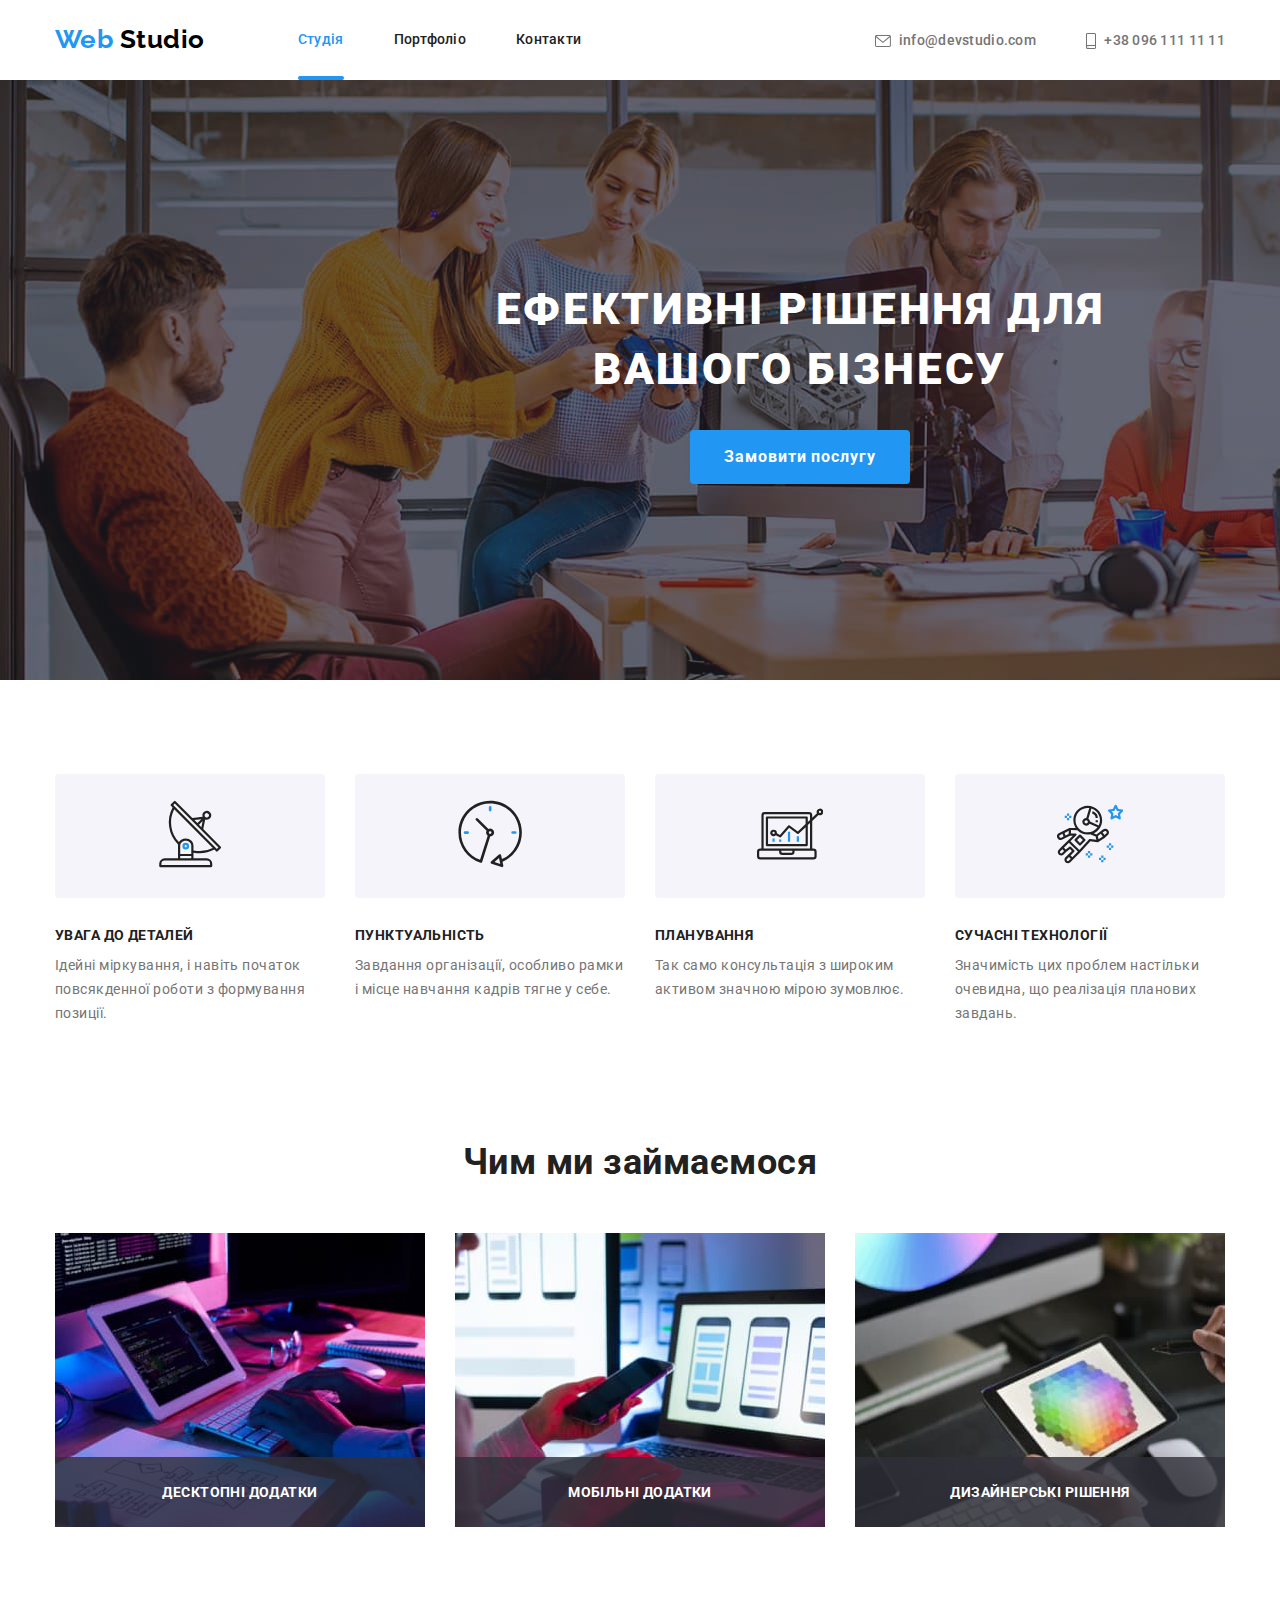
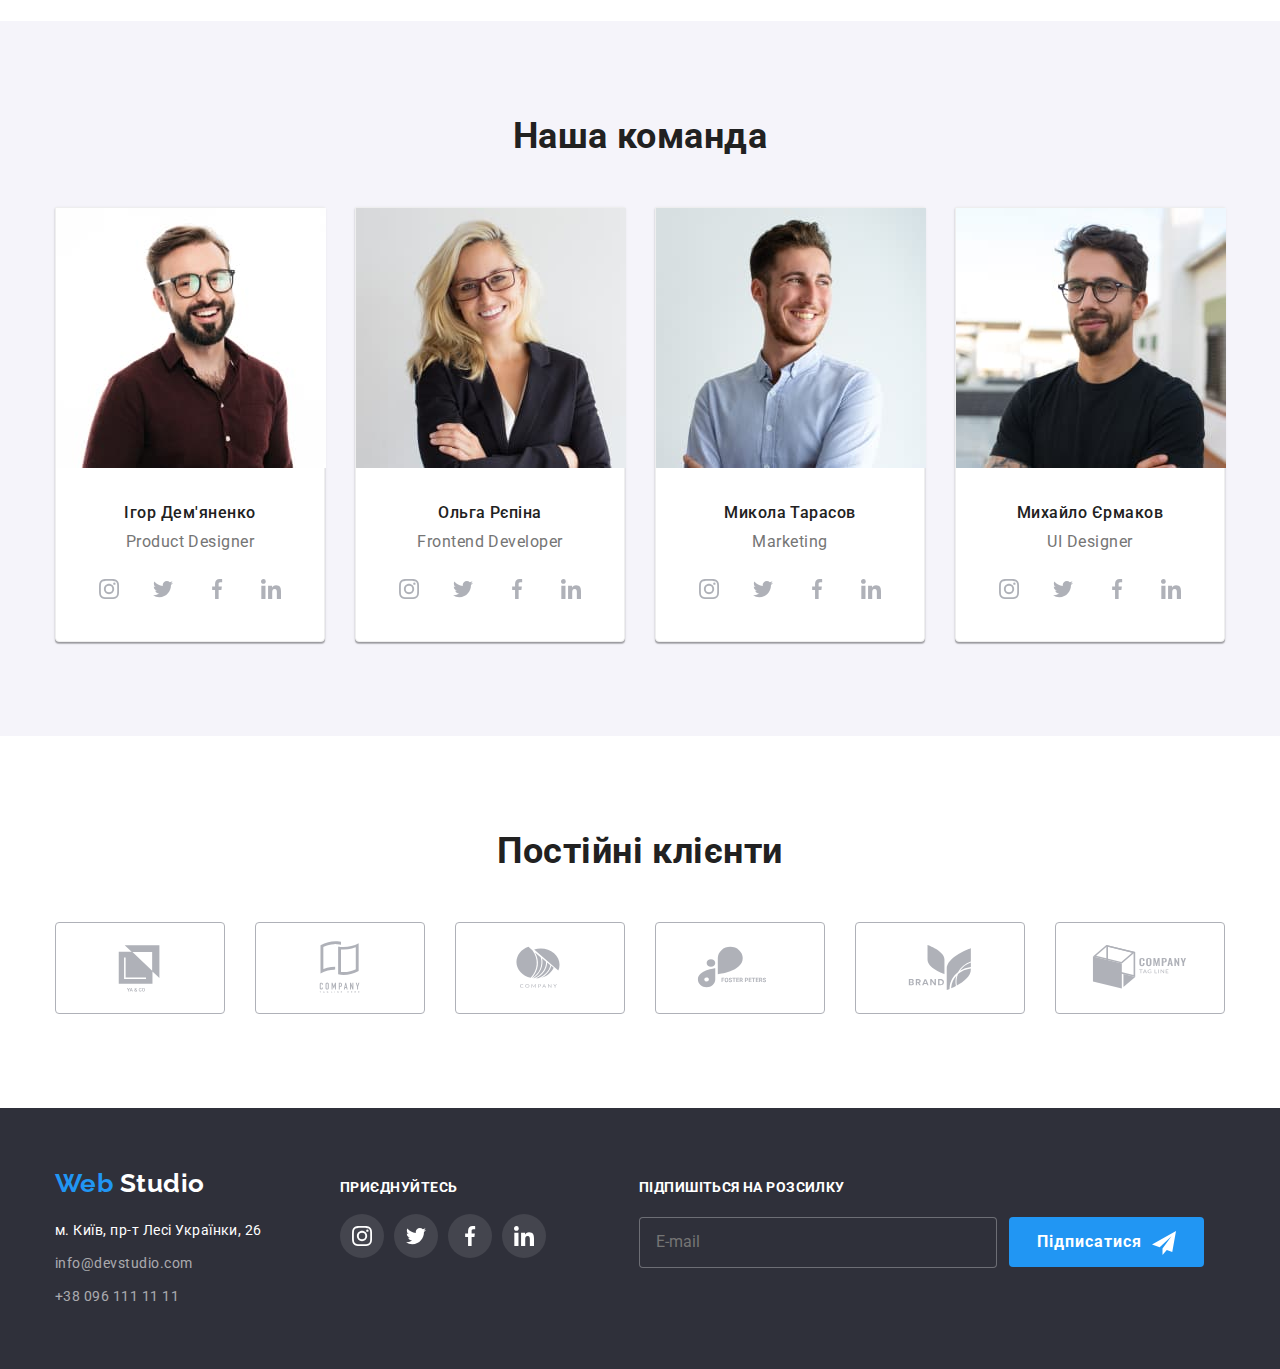
<file: index.html>
<!DOCTYPE html>
<html lang="uk">
	<head>
		<meta charset="UTF-8" />
		<meta http-equiv="X-UA-Compatible" content="IE=edge" />
		<meta name="viewport" content="width=device-width, initial-scale=1.0" />
		<link rel="preconnect" href="https://fonts.googleapis.com" />
		<link rel="preconnect" href="https://fonts.gstatic.com" crossorigin />
		<link
			href="https://fonts.googleapis.com/css2?family=Raleway:wght@700&family=Roboto:wght@400;500;700;900&display=swap"
			rel="stylesheet"
		/>
		<link
			rel="stylesheet"
			href="https://cdnjs.cloudflare.com/ajax/libs/modern-normalize/1.1.0/modern-normalize.min.css"
		/>
		<link rel="stylesheet" href="css/main.min.css" />
		<title>Web Studio Site</title>
	</head>

	<body>
		<header class="page-header">
			<div class="container container--position">
				<nav class="nav">
					<ul class="nav__list">
						<li class="nav__item">
							<a href="./index.html" class="logo">
								<span class="logo__design">Web</span>
								Studio
							</a>
						</li>
						<li class="nav__item"><a href="./index.html" class="nav__link nav__link--current">Студія</a></li>
						<li class="nav__item"><a href="./portfolio.html" class="nav__link">Портфоліо</a></li>
						<li class="nav__item"><a href="" class="nav__link">Контакти</a></li>
					</ul>
				</nav>

				<ul class="contacts">
					<li class="contacts__item">
						<a href="mailto:info@devstudio.com" class="contacts__link">
							<svg class=" contacts__icon" width="16px" height="12px">
								<use href="./images/symbol-defs.svg#icon-envelope" width="16px" heigth="12px"></use>
							</svg>
							info@devstudio.com
						</a>
					</li>
					<li class="contacts__item">
						<a href="tel:+380961111111" class="contacts__link">
							<svg class="contacts__icon" width="10px" height="16px">
								<use href="./images/symbol-defs.svg#icon-smartphone" width="10px" heigth="16px"></use>
							</svg>
							+38 096 111 11 11
						</a>
					</li>
				</ul>
			</div>
		</header>
		<main>
			<section class="hero">
				<h1 class="hero__title">
					Ефективні рішення для
					<br />
					вашого бізнесу
				</h1>
				<button type="button" class="button" data-modal-open>Замовити послугу</button>
				<div class="backdrop is-hidden" data-modal>
					<div class="modal"><button type="button" class="modal__close" data-modal-close><svg class="close-icon" width="30px" height="30px"><use href="./images/symbol-defs.svg#icon-close"></use></svg></button>
					<form name="order-service" autocomplete="off" class="form">
						<b class="form__title">Залиште свої дані, ми вам передзвонимо</b>
							<label class="form__label">
								<span class="label__name">Ім'я</span>
								<div class="form__container">
									<input type="text" name="name" class="form__input" />
									<svg class="form__icon" width="18px" height="18px"><use href="./images/symbol-defs.svg#icon-person" ></use></svg>
								</div>
							</label>
							<label class="form__label">
								<span class="label__name">Телефон</span>
								<div class="form__container">
								<input type="tel" name="phone-number" class="form__input" />
								<svg class="form__icon" width="18px" height="18px"><use href="./images/symbol-defs.svg#icon-phone" ></use></svg>
								</div>
							</label>
							<label class="form__label">
								<span class="label__name">Пошта</span>
								<div class="form__container">
								<input type="email" name="email" class="form__input" />
								<svg class="form__icon" width="18px" height="18px"><use href="./images/symbol-defs.svg#icon-email"></use></svg>
								</div>
							</label>
						<label class="form__label">
							<span class="label__name">Коментар</span>
							<textarea name="coment" rows="10" placeholder="Введіть текст" class="form__coment"></textarea>
						</label>
						<label class="form__terms">
							<input type="checkbox" name="checkbox" value="is-agree" class="form__checkbox">
							<span class="form__check-mark"></span>
							<span class="form__agreement">Погоджуюся з розсилкою та приймаю <a href="" class="form__contract"> Умови договору</a></span>
						</label>
						<button type="submit" class="form__sumbit">Відправити</button>
					</form>
					</div>
				</div>
			</section>

			<section class="section section--bottom-padding">
				<h2 class="section__title visually-hiden">Наші переваги</h2>
				<ul class="preference">
					<li class="preference__item">
						<div class="preference__iconbox" height="120px">
							<svg class="preference__icon" width="66.32" height="70px">
								<use href="./images/symbol-defs.svg#icon-antenna"></use>
							</svg>
						</div>
						<h3 class="preference__title">УВАГА ДО ДЕТАЛЕЙ</h3>
						<p class="preference__text">Ідейні міркування, і навіть початок повсякденної роботи з формування позиції.</p>
					</li>
					<li class="preference__item">
						<div class="preference__iconbox" height="120px">
							<svg class="preference__icon" width="66.32" height="70px">
								<use href="./images/symbol-defs.svg#icon-clock"></use>
							</svg>
						</div>
						<h3 class="preference__title">ПУНКТУАЛЬНІСТЬ</h3>
						<p class="preference__text">Завдання організації, особливо рамки і місце навчання кадрів тягне у себе.</p>
					</li>
					<li class="preference__item">
						<div class="preference__iconbox" height="120px">
							<svg class="preference__icon" width="66.32" height="70px">
								<use href="./images/symbol-defs.svg#icon-diagram"></use>
							</svg>
						</div>
						<h3 class="preference__title">ПЛАНУВАННЯ</h3>
						<p class="preference__text">Так само консультація з широким активом значною мірою зумовлює.</p>
					</li>
					<li class="preference__item">
						<div class="preference__iconbox" height="120px">
							<svg class="preference__icon" width="66.32" height="70px">
								<use href="./images/symbol-defs.svg#icon-astronaut"></use>
							</svg>
						</div>
						<h3 class="preference__title">СУЧАСНІ ТЕХНОЛОГІЇ</h3>
						<p class="preference__text">Значимість цих проблем настільки очевидна, що реалізація планових завдань.</p>
					</li>
				</ul>
			</section>
			<section class="section section--padding-top">
				<div class="container">
				<h2 class="section__title">Чим ми займаємося</h2>
				<ul class="workfield">
					<li class="workfield__item"><img src="./images/img1.jpg" alt="а" width="370" />
					<div class="workfield__descr"><h3 class="workfield__text">Десктопні додатки</h3></div>
					</li>
					<li class="workfield__item"><img src="./images/img2.jpg" alt="а" width="370" />
					<div class="workfield__descr"><h3 class="workfield__text">Мобільні додатки</h3></div>
				</li>
					<li class="workfield__item"><img src="./images/img3.jpg" alt="а" width="370" />
					<div class="workfield__descr"><h3 class="workfield__text">Дизайнерські рішення</h3></div>
				</li>
				</ul>
				</div>
			</section>
			<section class="section section--color">
				<div class="container">
					<h2 class="section__title">Наша команда</h2>
					<ul class="team__list">
						<li class="team__item">
							<img src="./images/team-img1.jpg" alt="фото Ігор Дем'яненко" width="270" />
							<div class="team__descr">
							<h3 class="team__person">Ігор Дем'яненко</h3>
							<p lang="en" class="team__position">Product Designer</p>
							<ul class="networks__list">
								<li class="networks__item">
									<a href="" class="networks__link">
										<svg class="networks__icon" width="20px" height="20px">
											<use href="./images/symbol-defs.svg#icon-instagram"></use>
										</svg>
									</a>
								</li>
								<li class="networks__item">
									<a href="" class="networks__link">
										<svg class="networks__icon" width="20px" height="20px">
											<use href="./images/symbol-defs.svg#icon-twitter"></use>
										</svg>
									</a>
								</li>
								<li class="networks__item">
									<a href="" class="networks__link">
										<svg class="networks__icon" width="20px" height="20px">
											<use href="./images/symbol-defs.svg#icon-facebook"></use>
										</svg>
									</a>
								</li>
								<li class="networks__item">
									<a href="" class="networks__link">
										<svg class="networks__icon" width="20px" height="20px">
											<use href="./images/symbol-defs.svg#icon-linkedin"></use>
										</svg>
									</a>
								</li>
							</ul>
							</div>
						</li>
						<li class="team__item">
							<img src="./images/team-img2.jpg" alt="фото Ольга Рєпіна" width="270" />
							<div class="team__descr">
							<h3 class="team__person">Ольга Рєпіна</h3>
							<p lang="en" class="team__position">Frontend Developer</p>
							<ul class="networks__list">
								<li class="networks__item">
									<a href="" class="networks__link">
										<svg class="networks__icon" width="20px" height="20px">
											<use href="./images/symbol-defs.svg#icon-instagram"></use>
										</svg>
									</a>
								</li>
								<li class="networks__item">
									<a href="" class="networks__link">
										<svg class="networks__icon" width="20px" height="20px">
											<use href="./images/symbol-defs.svg#icon-twitter"></use>
										</svg>
									</a>
								</li>
								<li class="networks__item">
									<a href="" class="networks__link">
										<svg class="networks__icon" width="20px" height="20px">
											<use href="./images/symbol-defs.svg#icon-facebook"></use>
										</svg>
									</a>
								</li>
								<li class="networks__item">
									<a href="" class="networks__link">
										<svg class="networks__icon" width="20px" height="20px">
											<use href="./images/symbol-defs.svg#icon-linkedin"></use>
										</svg>
									</a>
								</li>
							</ul>
							</div>
						</li>
						<li class="team__item">
							<img src="./images/team-img3.jpg" alt="фото Микола Тарасов" width="270" />
							<div class="team__descr">
							<h3 class="team__person">Микола Тарасов</h3>
							<p lang="en" class="team__position">Marketing</p>
							<ul class="networks__list">
								<li class="networks__item">
									<a href="" class="networks__link">
										<svg class="networks__icon" width="20px" height="20px">
											<use href="./images/symbol-defs.svg#icon-instagram"></use>
										</svg>
									</a>
								</li>
								<li class="networks__item">
									<a href="" class="networks__link">
										<svg class="networks__icon" width="20px" height="20px">
											<use href="./images/symbol-defs.svg#icon-twitter"></use>
										</svg>
									</a>
								</li>
								<li class="networks__item">
									<a href="" class="networks__link">
										<svg class="networks__icon" width="20px" height="20px">
											<use href="./images/symbol-defs.svg#icon-facebook"></use>
										</svg>
									</a>
								</li>
								<li class="networks__item">
									<a href="" class="networks__link">
										<svg class="networks__icon" width="20px" height="20px">
											<use href="./images/symbol-defs.svg#icon-linkedin"></use>
										</svg>
									</a>
								</li>
							</ul>
							</div>
						</li>
						<li class="team__item">
							<img src="./images/team-img4.jpg" alt="фото Михайло Єрмаков" width="270" />
							<div class="team__descr">
							<h3 class="team__person">Михайло Єрмаков</h3>
							<p lang="en" class="team__position">UI Designer</p>
							<ul class="networks__list">
								<li class="networks__item">
									<a href="" class="networks__link">
										<svg class="networks__icon" width="20px" height="20px">
											<use href="./images/symbol-defs.svg#icon-instagram"></use>
										</svg>
									</a>
								</li>
								<li class="networks__item">
									<a href="" class="networks__link">
										<svg class="networks__icon" width="20px" height="20px">
											<use href="./images/symbol-defs.svg#icon-twitter"></use>
										</svg>
									</a>
								</li>
								<li class="networks__item">
									<a href="" class="networks__link">
										<svg class="networks__icon" width="20px" height="20px">
											<use href="./images/symbol-defs.svg#icon-facebook"></use>
										</svg>
									</a>
								</li>
								<li class="networks__item">
									<a href="" class="networks__link">
										<svg class="networks__icon" width="20px" height="20px">
											<use href="./images/symbol-defs.svg#icon-linkedin"></use>
										</svg>
									</a>
								</li>
							</ul>
							</div>
						</li>
					</ul>
				</div>
			</section>
			<section class="section">
				<h2 class="section__title">Постійні клієнти</h2>
				<ul class="clients__list">
					<li class="clients__item">
						<a href="" class="clients__link">
							<svg width="106px" height="60px"><use href="./images/symbol-defs.svg#icon-company1"></use></svg>
						</a>
					</li>
					<li class="clients__item">
						<a href="" class="clients__link">
							<svg width="106px" height="60px"><use href="./images/symbol-defs.svg#icon-company2"></use></svg>
						</a>
					</li>
					<li class="clients__item">
						<a href="" class="clients__link">
							<svg width="106px" height="60px"><use href="./images/symbol-defs.svg#icon-company3"></use></svg>
						</a>
					</li>
					<li class="clients__item">
						<a href="" class="clients__link">
							<svg width="106px" height="60px"><use href="./images/symbol-defs.svg#icon-company4"></use></svg>
						</a>
					</li>
					<li class="clients__item">
						<a href="" class="clients__link">
							<svg width="106px" height="60px"><use href="./images/symbol-defs.svg#icon-company5"></use></svg>
						</a>
					</li>
					<li class="clients__item">
						<a href="" class="clients__link">
							<svg width="106px" height="60px"><use href="./images/symbol-defs.svg#icon-company6"></use></svg>
						</a>
					</li>
				</ul>
			</section>
		</main>
		<footer class="page-footer">
			<div class="page-footer__block">
				<div class="address__container">
					<a href="./index.html" class="logo logo--color">
						<span class="logo__design">Web</span>
						Studio
					</a>
					<address class="address">
						<p class="address__street">м. Київ, пр-т Лесі Українки, 26</p>
						<ul class="address__list">
							<li class="address__item"><a href="mailto:info@devstudio.com" class="contacts contacts--style">info@devstudio.com</a></li>
							<li class="address__item"><a href="tel:+380961111111" class="contacts contacts--style">+38 096 111 11 11</a></li>
						</ul>
					</address>
				</div>
				<div class="page-footer__networks">
					<h4 class="networks__title">Приєднуйтесь</h4>
					<ul class="networks__list">
								<li class="networks__item">
									<a href="" class="networks__link networks__link--color">
										<svg class="networks__icon" width="20px" height="20px">
											<use href="./images/symbol-defs.svg#icon-instagram"></use>
										</svg>
									</a>
								</li>
								<li class="networks__item">
									<a href="" class="networks__link networks__link--color">
										<svg class="networks__icon" width="20px" height="20px">
											<use href="./images/symbol-defs.svg#icon-twitter"></use>
										</svg>
									</a>
								</li>
								<li class="networks__item">
									<a href="" class="networks__link networks__link--color">
										<svg class="networks__icon" width="20px" height="20px">
											<use href="./images/symbol-defs.svg#icon-facebook"></use>
										</svg>
									</a>
								</li>
								<li class="networks__item">
									<a href="" class="networks__link networks__link--color">
										<svg class="networks__icon" width="20px" height="20px">
											<use href="./images/symbol-defs.svg#icon-linkedin"></use>
										</svg>
									</a>
								</li>
							</ul>
						</li>
					</ul>
				</div>
				<div class="page-footer__subscribe">
					<b class="subscribe__title">Підпишіться на розсилку</b>
					<form class="subscribe__form" autocomplete="off">
						<label class="subscribe__label">
							<input type="email" name="email" class="subscribe__input" placeholder="E-mail">
						</label>
						<button type="submit" class="button button--size">Підписатися</button>
					</form>
				</div>
			</div>
		</footer>
		<script src="./JS/modal.js"></script>
	</body>
</html>
</file>
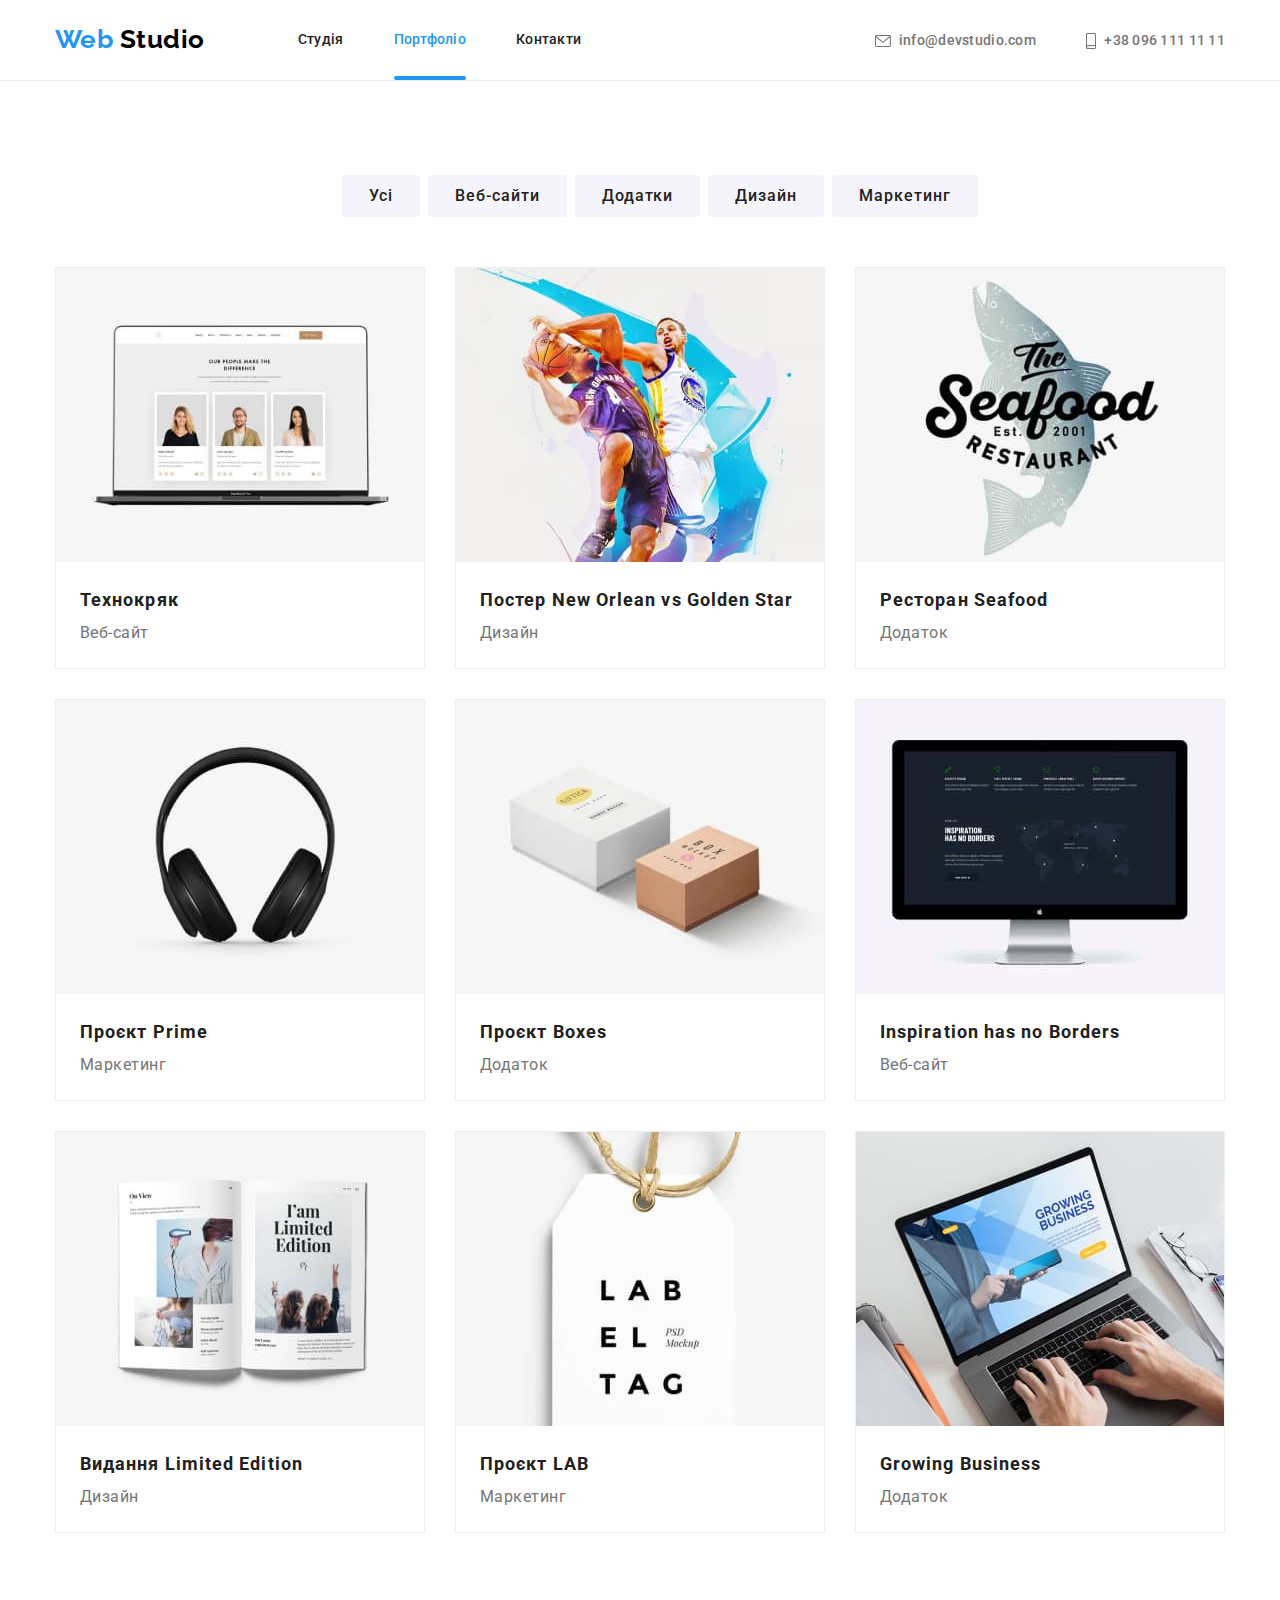
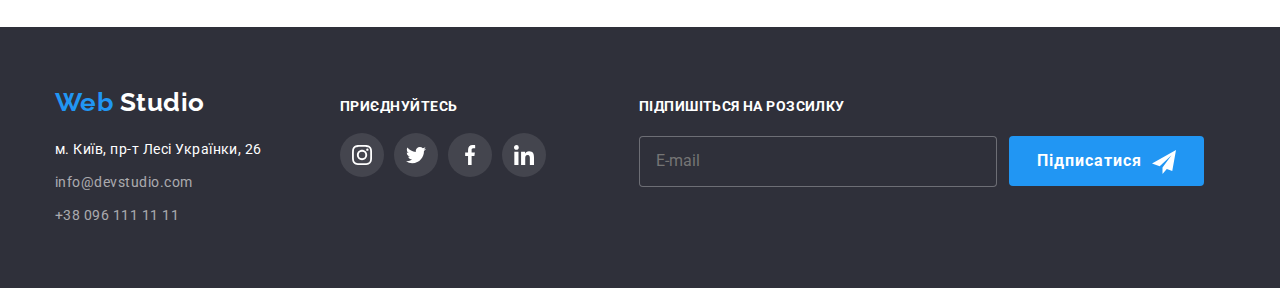
<file: portfolio.html>
<!DOCTYPE html>
<html lang="uk">
	<head>
		<meta charset="UTF-8" />
		<meta http-equiv="X-UA-Compatible" content="IE=edge" />
		<meta name="viewport" content="width=device-width, initial-scale=1.0" />
		<link rel="preconnect" href="https://fonts.googleapis.com" />
		<link rel="preconnect" href="https://fonts.gstatic.com" crossorigin />
		<link
			href="https://fonts.googleapis.com/css2?family=Raleway:wght@700&family=Roboto:wght@400;500;700;900&display=swap"
			rel="stylesheet"
		/>
		<link
			rel="stylesheet"
			href="https://cdnjs.cloudflare.com/ajax/libs/modern-normalize/1.1.0/modern-normalize.min.css"
		/>
		<title>Web Studio Site</title>
		<link rel="stylesheet" href="css/main.min.css" />
	</head>
	<body>
		<header class="page-header page-header--botom-line">
			<div class="container container--position">
				<nav class="nav">
					<ul class="nav__list">
						<li class="nav__item">
							<a href="./index.html" class="logo">
								<span class="logo__design">Web</span>
								Studio
							</a>
						</li>
						<li class="nav__item"><a href="./index.html" class="nav__link ">Студія</a></li>
						<li class="nav__item"><a href="./portfolio.html" class="nav__link nav__link--current">Портфоліо</a></li>
						<li class="nav__item"><a href="" class="nav__link">Контакти</a></li>
					</ul>
				</nav>

				<ul class="contacts">
					<li class="contacts__item">
						<a href="mailto:info@devstudio.com" class="contacts__link">
							<svg class=" contacts__icon" width="16px" height="12px">
								<use href="./images/symbol-defs.svg#icon-envelope" width="16px" heigth="12px"></use>
							</svg>
							info@devstudio.com
						</a>
					</li>
					<li class="contacts__item">
						<a href="tel:+380961111111" class="contacts__link">
							<svg class="contacts__icon" width="10px" height="16px">
								<use href="./images/symbol-defs.svg#icon-smartphone" width="10px" heigth="16px"></use>
							</svg>
							+38 096 111 11 11
						</a>
					</li>
				</ul>
			</div>
		</header>
		<main>
			<section class="section">
				<h1 class="visually-hiden">Фільтри по наших проєтах</h1>
				<ul class="filters__list">
					<li class="filters__item"><button type="button" class="button button--color">Усі</button></li>
					<li class="filters__item"><button type="button" class="button button--color">Веб-сайти</button></li>
					<li class="filters__item"><button type="button" class="button button--color">Додатки</button></li>
					<li class="filters__item"><button type="button" class="button button--color">Дизайн</button></li>
					<li class="filters__item"><button type="button" class="button button--color">Маркетинг</button></li>
				</ul>
				<h2 class="visually-hiden">Список наших проєктів</h2>
				<div class="container container--padding-top">
					<ul class="projects">
						<li class="projects__item">
							<a href="" class="projects__link">
							<div class="projects__overlay-box">	
							<img src="./images/portfolioimg/portfolioimg1.jpg" alt="Превью проекта Технокряк" width="370" />
							<div class="projects__overlay"><p class="projects__overlay-text">Ресурс пропонує комплексні пропозиції з різним рівнем функціоналу та сервісів. Все це дозволить відвідувачу отримати вичерпні відомості про компанію чи приватну особу.</p></div>
							</div>
							<div class="projects__descr">
							<h3 class="projects__title">Технокряк</h3>
								<p class="projects__type">Веб-сайт</p>
							</div>	
							</a>
						</li>
						<li class="projects__item">
							<a href="" class="projects__link">
							<div class="projects__overlay-box">
							<img src="./images/portfolioimg/portfolioimg2.jpg" alt="Постер New Orlean vs Golden Star" width="370" />
							<div class="projects__overlay"><p class="projects__overlay-text">Ресурс пропонує комплексні пропозиції з різним рівнем функціоналу та сервісів. Все це дозволить відвідувачу отримати вичерпні відомості про компанію чи приватну особу.</p></div>
							</div>
							<div class="projects__descr">
							<h3 class="projects__title">
								Постер
								<span lang="en">New Orlean vs Golden Star</span>
							</h3>
							<p  class="projects__type">Дизайн</p>
							</div>
							</a>
						</li>
						<li class="projects__item">
							<a href="" class="projects__link">
								<div class="projects__overlay-box">
							<img src="./images/portfolioimg/portfolioimg3.jpg" alt="Превью додатка ресторана Seafood" width="370" />
							<div class="projects__overlay"><p class="projects__overlay-text">Ресурс пропонує комплексні пропозиції з різним рівнем функціоналу та сервісів. Все це дозволить відвідувачу отримати вичерпні відомості про компанію чи приватну особу.</p></div>
							</div>
							<div class="projects__descr">
							<h3 class="projects__title">
								Ресторан
								<span lang="en">Seafood</span>
							</h3>
							<p  class="projects__type">Додаток</p>
							</div>
							</a>
						</li>
						<li class="projects__item">
							<a href="" class="projects__link">
								<div class="projects__overlay-box">
							<img src="./images/portfolioimg/portfolioimg4.jpg" alt="Превью проекта Prime" width="370" />
							<div class="projects__overlay"><p class="projects__overlay-text">Ресурс пропонує комплексні пропозиції з різним рівнем функціоналу та сервісів. Все це дозволить відвідувачу отримати вичерпні відомості про компанію чи приватну особу.</p></div>
							</div>
							<div class="projects__descr">
							<h3 class="projects__title">
								Проєкт
								<span lang="en">Prime</span>
							</h3>
							<p class="projects__type">Маркетинг</p>
							</div>
							</a>
						</li>
						<li class="projects__item">
							<a href="" class="projects__link">
								<div class="projects__overlay-box">
							<img src="./images/portfolioimg/portfolioimg5.jpg" alt="Превью проєкта Boxes" width="370" />
							<div class="projects__overlay"><p class="projects__overlay-text">Ресурс пропонує комплексні пропозиції з різним рівнем функціоналу та сервісів. Все це дозволить відвідувачу отримати вичерпні відомості про компанію чи приватну особу.</p></div>
							</div>
							<div class="projects__descr">
							<h3 class="projects__title">
								Проєкт
								<span lang="en">Boxes</span>
							</h3>
							<p  class="projects__type">Додаток</p>
							</div>
							</a>
						</li>
						<li class="projects__item">
							<a href="" class="projects__link">
								<div class="projects__overlay-box">
							<img
								src="./images/portfolioimg/portfolioimg6.jpg"
								alt="Превью веб сайта Inspiration has no Borders"
								width="370"
							/>
							<div class="projects__overlay"><p class="projects__overlay-text">Ресурс пропонує комплексні пропозиції з різним рівнем функціоналу та сервісів. Все це дозволить відвідувачу отримати вичерпні відомості про компанію чи приватну особу.</p></div>
							</div>
							<div class="projects__descr">
							<h3 lang="en" class="projects__title">Inspiration has no Borders</h3>
							<p  class="projects__type">Веб-сайт</p>
							</div>
							</a>
						</li>
						<li class="projects__item">
							<a href="" class="projects__link">
								<div class="projects__overlay-box">
							<img src="./images/portfolioimg/portfolioimg7.jpg" alt="Превью видання Limited Edition" width="370" />
							<div class="projects__overlay"><p class="projects__overlay-text">Ресурс пропонує комплексні пропозиції з різним рівнем функціоналу та сервісів. Все це дозволить відвідувачу отримати вичерпні відомості про компанію чи приватну особу.</p></div>
							</div>
							<div class="projects__descr">
							<h3 class="projects__title">
								Видання
								<span lang="en">Limited Edition</span>
							</h3>
							<p class="projects__type">Дизайн</p>
							</div>
							</a>
						</li>
						<li class="projects__item">
							<a href="" class="projects__link">
								<div class="projects__overlay-box">
							<img src="./images/portfolioimg/portfolioimg8.jpg" alt="Превью проєкта LAB" width="370" />
							<div class="projects__overlay"><p class="projects__overlay-text">Ресурс пропонує комплексні пропозиції з різним рівнем функціоналу та сервісів. Все це дозволить відвідувачу отримати вичерпні відомості про компанію чи приватну особу.</p></div>
							</div>
							<div class="projects__descr">
							<h3 class="projects__title">
								Проєкт
								<span lang="en">LAB</span>
							</h3>
							<p  class="projects__type">Маркетинг</p>
							</div>
							</a>
						</li>
						<li class="projects__item">
							<a href="" class="projects__link">
								<div class="projects__overlay-box">
							<img src="./images/portfolioimg/portfolioimg9.jpg" alt="Превью додатка Growing Business" width="370" />
							<div class="projects__overlay"><p class="projects__overlay-text">Ресурс пропонує комплексні пропозиції з різним рівнем функціоналу та сервісів. Все це дозволить відвідувачу отримати вичерпні відомості про компанію чи приватну особу.</p></div>
							</div>
							<div class="projects__descr">
							<h3 lang="en" class="projects__title">Growing Business</h3>
							<p class="projects__type">Додаток</p>
							</div>
							</a>
						</li>
					</ul>
				</div>
			</section>
		</main>
		<footer class="page-footer">
			<div class="page-footer__block">
				<div class="address__container">
					<a href="./index.html" class="logo logo--color">
						<span class="logo__design">Web</span>
						Studio
					</a>
					<address class="address">
						<p class="address__street">м. Київ, пр-т Лесі Українки, 26</p>
						<ul class="address__list">
							<li class="address__item"><a href="mailto:info@devstudio.com" class="contacts contacts--style">info@devstudio.com</a></li>
							<li class="address__item"><a href="tel:+380961111111" class="contacts contacts--style">+38 096 111 11 11</a></li>
						</ul>
					</address>
				</div>
				<div class="page-footer__networks">
					<h4 class="networks__title">Приєднуйтесь</h4>
					<ul class="networks__list">
								<li class="networks__item">
									<a href="" class="networks__link networks__link--color">
										<svg class="networks__icon" width="20px" height="20px">
											<use href="./images/symbol-defs.svg#icon-instagram"></use>
										</svg>
									</a>
								</li>
								<li class="networks__item">
									<a href="" class="networks__link networks__link--color">
										<svg class="networks__icon" width="20px" height="20px">
											<use href="./images/symbol-defs.svg#icon-twitter"></use>
										</svg>
									</a>
								</li>
								<li class="networks__item">
									<a href="" class="networks__link networks__link--color">
										<svg class="networks__icon" width="20px" height="20px">
											<use href="./images/symbol-defs.svg#icon-facebook"></use>
										</svg>
									</a>
								</li>
								<li class="networks__item">
									<a href="" class="networks__link networks__link--color">
										<svg class="networks__icon" width="20px" height="20px">
											<use href="./images/symbol-defs.svg#icon-linkedin"></use>
										</svg>
									</a>
								</li>
							</ul>
						</li>
					</ul>
				</div>
				<div class="page-footer__subscribe">
					<b class="subscribe__title">Підпишіться на розсилку</b>
					<form class="subscribe__form" autocomplete="off">
						<label class="subscribe__label">
							<input type="email" name="email" class="subscribe__input" placeholder="E-mail">
						</label>
						<button type="submit" class="button button--size">Підписатися</button>
					</form>
				</div>
			</div>
		</footer>
	</body>
</html>
</file>
<file: css/main.min.css>
body{background-color:#fff;color:#757575;font-family:Roboto,sans-serif;letter-spacing:.03em;justify-content:center}ul{list-style:none}.visually-hiden{position:absolute;width:1px;height:1px;margin:-1px;border:0;padding:0;clip:rect(0, 0, 0, 0);overflow:hidden}.section{padding-top:94px;padding-bottom:94px}.section__title{margin-top:0;margin-bottom:50px;color:#212121;font-size:36px;line-height:1.17;text-align:center}.container{width:1200px;padding-left:15px;padding-right:15px;margin:0 auto}.container--position{display:flex;align-items:center}.page-header{background-color:#fff}.nav{display:block}.nav__list{display:flex;padding:0;margin:0}.nav__item:not(:last-child){margin-right:50px}.nav__item:first-child{margin-right:93px}.nav__link{display:block;padding-top:32px;padding-bottom:32px;color:#212121;font-weight:500;font-size:14px;line-height:1.14;letter-spacing:.02em;text-decoration:none;transition-property:color;transition-duration:250ms;transition-timing-function:cubic-bezier(0.4, 0, 0.2, 1)}.nav__link:hover,.nav__link:focus{color:#2196f3}.nav__link--current{position:relative;color:#2196f3}.nav__link--current::after{position:absolute;content:"";height:4px;width:100%;background-color:#2196f3;bottom:0;left:0;border-radius:2px}.contacts{display:flex;margin:0;padding:0;margin-left:auto}.contacts__item:not(:last-child){margin-right:50px}.contacts__link{color:#757575;fill:#757575;font-weight:500;font-size:14px;line-height:1.14;letter-spacing:.02em;text-decoration:none;transition-property:fill,color;transition-duration:250ms;transition-timing-function:cubic-bezier(0.4, 0, 0.2, 1)}.contacts__link:hover,.contacts__link:focus{color:#2196f3;fill:#2196f3}.contacts__icon{margin-right:5px;vertical-align:middle}.page-header--botom-line{border-bottom:1px solid #ececec}.logo{display:block;padding-top:24px;padding-bottom:25px;color:#000;font-family:Raleway,sans-serif;font-weight:700;font-size:26px;line-height:1.19;text-decoration:none}.logo__design{color:#2196f3}.logo--color{padding-top:0;padding-bottom:0;color:#fff}.hero{margin:0 auto;width:1600px;height:600px;padding-top:200px;padding-bottom:210px;background-color:#2f303a;background-image:linear-gradient(to right, rgba(47, 48, 58, 0.4), rgba(47, 48, 58, 0.4)),url("../images/Hero.jpg");background-position:center;text-align:center;justify-content:center}.hero__title{margin-top:0;margin-bottom:30px;color:#fff;font-weight:900;font-size:44px;line-height:1.36;letter-spacing:.06em;text-align:center;text-transform:uppercase}.button{padding:10px 32px;background-color:#2196f3;font-family:Roboto,sans-serif;color:#fff;font-weight:700;font-size:16px;line-height:1.88;letter-spacing:.06em;border-radius:4px;border-color:rgba(0,0,0,0);cursor:pointer}.backdrop{position:fixed;left:0;top:0;width:100%;height:100%;background-color:rgba(0,0,0,.2);z-index:1;transition-property:opacity;transition-duration:250ms;transition-timing-function:cubic-bezier(0.4, 0, 0.2, 1)}.backdrop.is-hidden{opacity:0;pointer-events:none}.modal{position:absolute;top:50%;left:50%;transform:translate(-50%, -50%) scale(1);width:512px;padding:8px;background-color:#fff;justify-content:center;align-items:center;transition:transform 250ms cubic-bezier(0.4, 0, 0.2, 1)}.backdrop.is-hidden .modal{transform:translate(-50%, -50%) scale(0.8)}.modal__close{position:absolute;top:8px;right:8px;display:flex;margin-left:auto;padding:0;width:30px;height:30px;border:1px solid;border-radius:50%;border-color:rgba(0,0,0,.1);fill:#000;background-color:rgba(0,0,0,0);transition-property:fill;transition-duration:250ms;transition-timing-function:cubic-bezier(0.4, 0, 0.2, 1);cursor:pointer}.modal__close:hover,.modal__close:focus{fill:#2196f3}.form{width:100% px;padding:32px}.form__title{display:block;margin-bottom:12px;font-size:20px;font-weight:700;color:#212121;line-height:1.17;letter-spacing:.03em;text-align:center}.form__label{display:flex;flex-direction:column;margin-bottom:10px}.form__container{display:flex;position:relative;width:100%;fill:#212121;transition-property:fill;transition-duration:250ms;transition-timing-function:cubic-bezier(0.4, 0, 0.2, 1)}.form__container:focus-within{fill:#2196f3}.form__icon{position:absolute;top:50%;left:15px;transform:translate(0%, -50%)}.form__input{outline:none;display:block;width:100%;border:1px solid rgba(33,33,33,.2);border-radius:4px;padding:11px 42px;font-size:12px;line-height:16px;transition-property:border-color;transition-duration:250ms;transition-timing-function:cubic-bezier(0.4, 0, 0.2, 1)}.form__input:focus{fill:#2196f3}.label__name{margin-right:auto;margin-bottom:4px;font-size:12px;color:#757575;line-height:1.16;letter-spacing:.01em}.form__coment{outline:none;resize:none;padding:12px 16px;height:120px;border:1px solid rgba(33,33,33,.2);border-radius:4px;transition-property:border-color;transition-duration:250ms;transition-timing-function:cubic-bezier(0.4, 0, 0.2, 1)}.form__coment:focus{border-color:#2196f3}.form__coment::-moz-placeholder{font-size:14px;color:rgba(117,117,117,.5);line-height:1.16;letter-spacing:.01em}.form__coment:-ms-input-placeholder{font-size:14px;color:rgba(117,117,117,.5);line-height:1.16;letter-spacing:.01em}.form__coment::placeholder{font-size:14px;color:rgba(117,117,117,.5);line-height:1.16;letter-spacing:.01em}.form__terms{display:block;margin-right:auto;margin-top:20px;align-items:center;justify-content:center}.form__agreement{font-size:14px;line-height:1.71;color:#757575;letter-spacing:.03em}.form__contract{font-size:14px;line-height:1.71;color:#2196f3;letter-spacing:.03em}.form__checkbox{position:absolute;-webkit-appearance:none;-moz-appearance:none;appearance:none}.form__check-mark{display:inline-block;width:16px;height:15px;border:2px solid #212121;border-radius:4px;margin-right:7px;vertical-align:middle;transition-property:border-color,background-image,background-color;transition-duration:250ms;transition-timing-function:cubic-bezier(0.4, 0, 0.2, 1)}.form__checkbox:checked+.form__check-mark{border-color:rgba(0,0,0,0);background-color:#2196f3;background-image:url("../images/icon-check.svg");background-size:contain;background-repeat:no-repeat;background-position:center}.form__sumbit{display:block;margin:0 auto;margin-top:30px;padding:10px 52px;font-size:16px;font-weight:700;line-height:1.87;letter-spacing:.06em;color:#fff;background-color:#2196f3;border-radius:4px;border-color:rgba(0,0,0,0);cursor:pointer}.section--bottom-padding{padding-bottom:59px}.preference{display:flex;width:1200px;padding-left:15px;padding-right:15px;margin:0 auto}.preference__item{width:270px}.preference__item:not(:last-child){margin-right:30px}.preference__title{margin-top:30px;margin-bottom:10px;font-size:14px;line-height:1.14em;font-weight:700;letter-spacing:.03em;color:#212121}.preference__iconbox{border-radius:4px;background-color:#f5f4fa;text-align:center;align-items:center}.preference__icon{margin-top:25px;margin-bottom:25px}.preference__text{font-size:14px;line-height:1.71;margin-top:0;margin-bottom:0}.section--padding-top{padding-top:56px}.workfield{display:flex;padding:0;margin:0}.workfield__item{width:370px;height:294px;position:relative}.workfield__item:not(:last-child){margin-right:30px}.workfield__descr{display:block;position:absolute;text-align:center;justify-content:center;height:70px;width:370px;left:0;padding-top:27px;padding-bottom:27px;background-color:rgba(47,48,58,.8);bottom:0px}.workfield__text{margin:0;font-size:14px;font-weight:700;line-height:1.17;letter-spacing:.03em;text-transform:uppercase;color:#fff}.section--color{background-color:#f5f4fa}.team__list{display:flex;padding:0;margin:0}.team__item{background-color:#fff;width:270px;border:1px solid #eee;border-bottom-right-radius:4px;border-bottom-left-radius:4px;box-shadow:0px 1px 3px rgba(0,0,0,.12),0px 1px 1px rgba(0,0,0,.14),0px 2px 1px rgba(0,0,0,.2)}.team__item:not(:last-child){margin-right:30px}.team__descr{padding:30px 32px}.team__person{margin:0;margin-bottom:10px;font-weight:500;font-size:16px;line-height:1.2;text-align:center;color:#212121}.team__position{margin-top:0;margin-bottom:16px;font-size:16px;line-height:1.2;text-align:center}.networks__list{display:flex;justify-content:center;margin:0;padding:0}.networks__item{background-color:rgba(0,0,0,0);box-shadow:none;border-color:rgba(0,0,0,0);border-radius:50%}.networks__item:not(:last-child){margin-right:10px}.networks__link{width:44px;height:44px;display:flex;justify-content:center;align-items:center;border-radius:50%;background-color:rgba(0,0,0,0);fill:#afb1b8;transition-property:background-color,fill;transition-duration:250ms;transition-timing-function:cubic-bezier(0.4, 0, 0.2, 1)}.networks__link:hover,.networks__link:focus{background-color:#2196f3;fill:#fff}.networks__icon{width:20px;height:20px}.page-footer__networks{font-size:14px;font-weight:700;color:#fff;text-transform:uppercase;padding-left:30px}.networks__title{margin-top:0}.networks__link--color{background-color:rgba(255,255,255,.1);fill:#fff;cursor:pointer}.networks__link--color:hover,.networks__link--color:focus{background-color:#2196f3}.clients__list{display:flex;justify-content:center;padding:0;margin:0}.clients__link{fill:#afb1b8;display:flex;justify-content:center;align-items:center;height:92px;width:170px;border:1px solid #afb1b8;border-radius:4px;transition-property:fill;transition-duration:250ms;transition-timing-function:cubic-bezier(0.4, 0, 0.2, 1)}.clients__link:hover,.clients__link:focus{border-color:#2196f3;fill:#2196f3}.clients__item:not(:last-child){margin-right:30px}.page-footer{background-color:#2f303a;padding-top:60px;padding-bottom:60px}.page-footer__block{display:flex;width:1200px;margin:0 auto;align-items:baseline}.address__container{width:270px;margin:0;padding-left:15px;padding-right:15px}.address__street{margin:0;margin-bottom:9px;color:#fff;font-style:normal;font-size:14px;line-height:1.71}.address{margin-top:20px}.address__list{padding:0;margin:0}.address__item{margin-bottom:9px}.address__item:last-child{margin:0}.contacts--style{color:rgba(255,255,255,.6);font-style:normal;font-size:14px;line-height:1.71;text-decoration:none}.page-footer__subscribe{padding-left:93px}.subscribe__title{display:block;color:#fff;font-weight:700;font-size:14px;line-height:1.43;letter-spacing:.03em;text-transform:uppercase;margin-bottom:20px}.subscribe__form{display:flex;align-items:center}.subscribe__input{width:358px;margin-right:12px;padding:15px 16px;outline:none;border:1px solid rgba(255,255,255,.3);border-radius:4px;background-color:#2f303a;color:#fff}.button--size{padding:0;padding:10px 28px;border:none}.button--size::after{content:"";display:inline-block;vertical-align:middle;margin-left:10px;width:24px;height:24px;background-color:rgba(0,0,0,0);background-image:url(../images/icon-send.svg);background-position:center;background-size:contain}.filters__list{display:flex;margin:0;justify-content:center}.button--color{padding:6px 25px;color:#212121;background-color:#f5f4fa;font-weight:500;line-height:1.62;transition-property:background-color,color;transition-duration:250ms;transition-timing-function:cubic-bezier(0.4, 0, 0.2, 1)}.button--color:hover,.button--color:focus{color:#fff;background-color:#2196f3}.filters__item:not(:last-child){margin-right:8px}.container--padding-top{padding-top:50px}.projects__title{margin:0px;font-size:18px;line-height:2;letter-spacing:.06em;color:#212121}.projects{display:flex;flex-wrap:wrap;margin:0px;padding:0px}.projects__link{display:block;width:370;position:relative;color:#757575;text-decoration:none;cursor:pointer}.projects__item{width:370px;border:1px solid #eee;margin-bottom:30px;margin-right:30px;transition-property:box-shadow;transition-duration:250ms;transition-timing-function:cubic-bezier(0.4, 0, 0.2, 1)}.projects__item:nth-child(3n){margin-right:0px}.projects__item:nth-last-child(-n+3){margin-bottom:0px}.projects__item:hover,.projects__item:focus{box-shadow:0px 1px 1px rgba(0,0,0,.12),0px 4px 4px rgba(0,0,0,.06),1px 4px 6px rgba(0,0,0,.16)}.projects__link img{display:block}.projects__overlay-text{font-size:18px;line-height:1.55;letter-spacing:.03em;color:#fff;margin:0;padding:63px 24px}.projects__overlay-box{position:relative;overflow:hidden}.projects__overlay{position:absolute;top:0;left:0;width:100%;height:100%;background-color:rgba(33,150,243,.9);transform:translateY(100%);transition:transform 250ms cubic-bezier(0.4, 0, 0.2, 1)}.projects__link:hover .projects__overlay,.projects__link:focus .projects__overlay{transform:translate(0)}.projects__descr{width:370px;padding:20px 24px}.projects__type{margin:0;font-size:16px;line-height:1.88}/*# sourceMappingURL=main.min.css.map */
</file>
